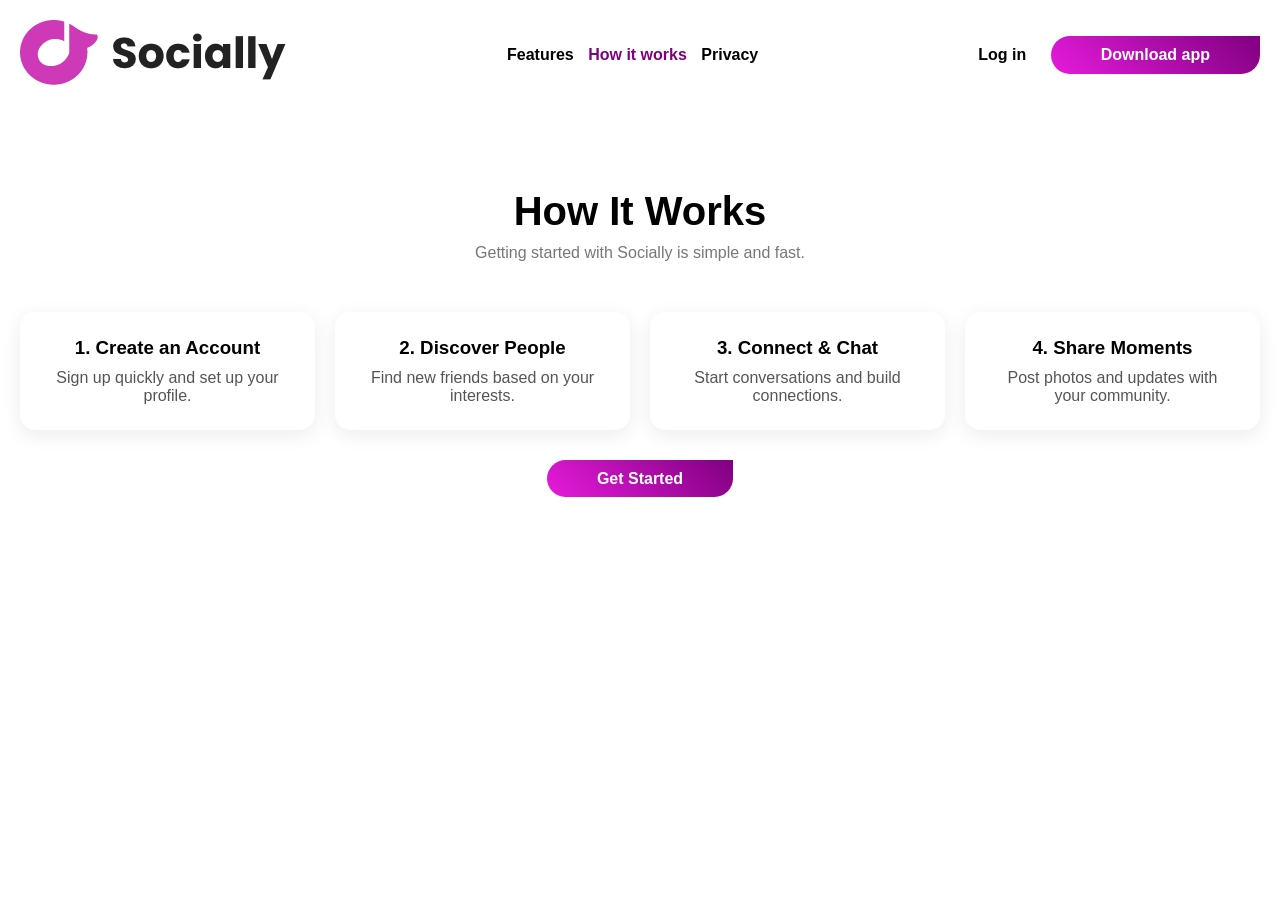
<file: pages/how-it-works.html>
<!DOCTYPE html>
<html lang="en">
<head>
    <meta charset="UTF-8">
    <meta name="viewport" content="width=device-width, initial-scale=1.0">
    <title>how-it-works</title>
    <link rel="stylesheet" href="../css/style.css">
</head>
<body>

        
        <nav class="navbar">
            
            <div class="container">
                <a href="" >
                    <img src="../images/logo.png" alt="logo" > 
                </a>
    
                <div class="links">
                    <a href="../index.html" >Features</a>
                    <a href="./how-it-works.html" class="active">How it works </a>
     
                    <a href="../pages/privacy.html">Privacy</a>
    
                </div>
                <div class="second_link">
                    <a href="">Log in</a>
                    <a href="" class="btn">Download app</a>
                </div>
            </div>

        </nav>

        <section class="how-it-works">
    <div class="container">
        <h1>How It Works</h1>
        <p class="subtitle">
            Getting started with Socially is simple and fast.
        </p>

        <div class="steps">
            <div class="step">
                <h3>1. Create an Account</h3>
                <p>Sign up quickly and set up your profile.</p>
            </div>

            <div class="step">
                <h3>2. Discover People</h3>
                <p>Find new friends based on your interests.</p>
            </div>

            <div class="step">
                <h3>3. Connect & Chat</h3>
                <p>Start conversations and build connections.</p>
            </div>

            <div class="step">
                <h3>4. Share Moments</h3>
                <p>Post photos and updates with your community.</p>
            </div>
        </div>

        <a href="../index.html" class="btn">Get Started</a>
    </div>
</section>
</file>
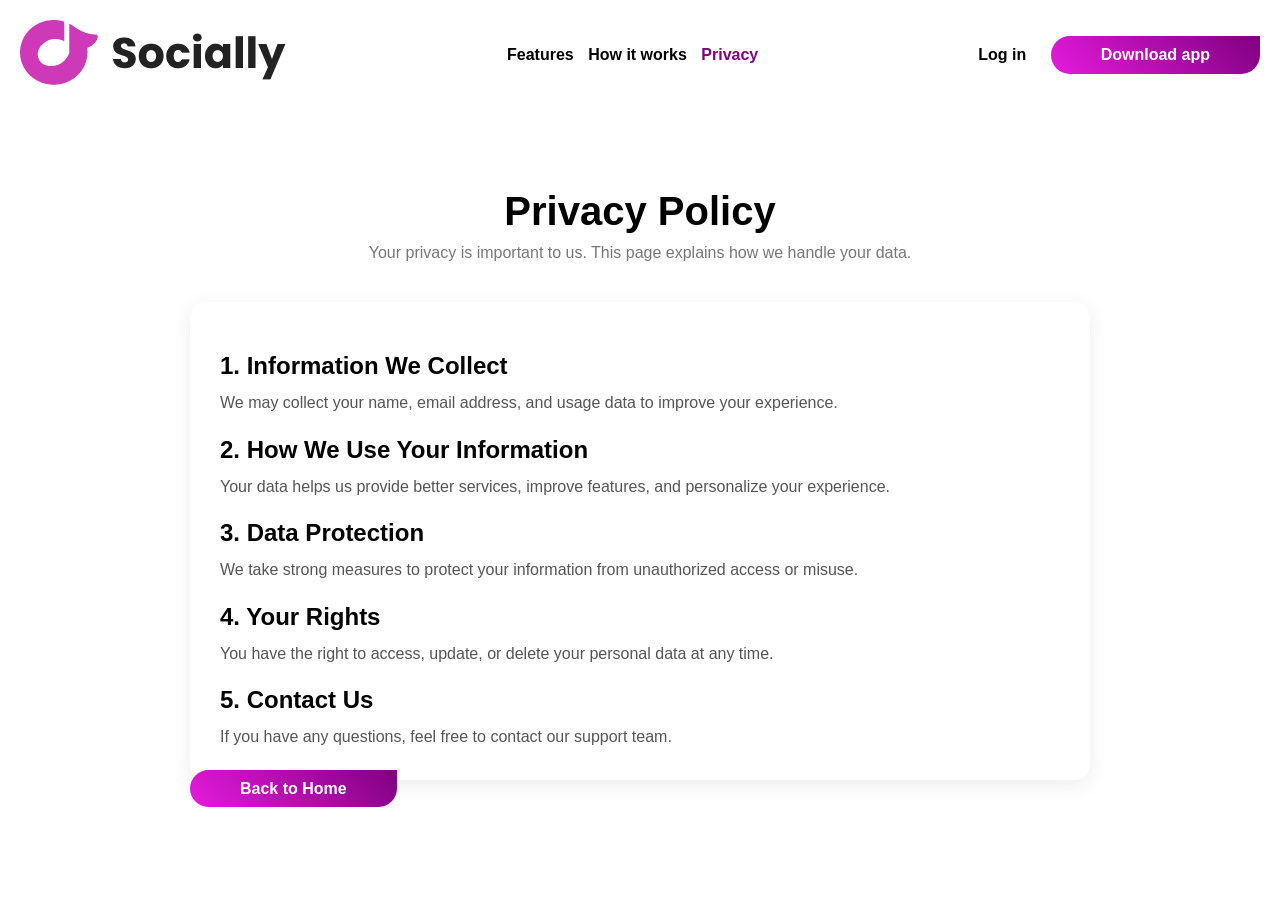
<file: pages/privacy.html>
<!DOCTYPE html>
<html lang="en">
<head>
    <meta charset="UTF-8">
    <meta name="viewport" content="width=device-width, initial-scale=1.0">
    <title>privacy</title>
    <link rel="stylesheet" href="../css/style.css">
</head>
<body>

        
        <nav class="navbar">
            
            <div class="container">
                <a href="" >
                    <img src="../images/logo.png" alt="logo" > 
                </a>
    
                <div class="links">
                    <a href="../index.html"  >Features</a>
                    <a href="../pages/how-it-works.html">How it works </a>
                    <a href="../index.html" class="active">Privacy</a>
    
                </div>
                <div class="second_link">
                    <a href="">Log in</a>
                    <a href="" class="btn">Download app</a>
                </div>
            </div>

        </nav>

        <section class="privacy">
    <div class="container">
        <h1>Privacy Policy</h1>
        <p class="subtitle">
            Your privacy is important to us. This page explains how we handle your data.
        </p>

        <div class="privacy-content">
            <h2>1. Information We Collect</h2>
            <p>We may collect your name, email address, and usage data to improve your experience.</p>

            <h2>2. How We Use Your Information</h2>
            <p>Your data helps us provide better services, improve features, and personalize your experience.</p>

            <h2>3. Data Protection</h2>
            <p>We take strong measures to protect your information from unauthorized access or misuse.</p>

            <h2>4. Your Rights</h2>
            <p>You have the right to access, update, or delete your personal data at any time.</p>

            <h2>5. Contact Us</h2>
            <p>If you have any questions, feel free to contact our support team.</p>
        </div>

        <a href="../index.html" class="btn">Back to Home</a>
    </div>
</section>
</file>
<file: css/style.css>
* {
  margin: 0;
  padding: 0;
  box-sizing: border-box;
  font-family: poppins, sans-serif;
  scroll-behavior: smooth;
}

a {
  text-decoration: none;
}

img {
  max-width: 100%;
}

.container {
  max-width: 1500px;
  margin: auto;
}

.btn {
    padding: 10px 50px;
    font-weight: bold;
    color:white;
    border-radius: 20px 0px 20px 20px;
    background: linear-gradient(45deg, rgb(230, 27, 219), purple);
}



.navbar {
  
  padding: 20px 20px;
}

.navbar .container {
  display: flex;
  justify-content: space-between;
  align-items: center;
}
.navbar a {
  display: inline-block;
  font-weight: bold;
}


.navbar .logo img {
  width: 150px;
}



.navbar .links a{
  color: black;
  padding: 0px 5px;
}


.navbar .second_link a:nth-child(1){
    color:black;
    padding-right:20px;
    
}

header{
    padding: 30px 20px 0 ;
    background: url(../images/back-image.png);
}
header .container{
    display:flex;
    justify-content: space-between;

}
.content-left{
   
    width: 60%;
    padding: 50px 20px 0px 0px;

}
.content-left h1{
    font-size: 90px;
    font-weight: bold;
    padding-bottom: 20px;

}
.content-left p{
  margin-bottom: 50px;
  font-size: 19px;
}
.content-right{
  
    width: 40%;

}
.navbar .links a.active{
  color: purple;
}

.how-it-works {
    text-align: center;
    padding: 80px 20px;
}

.how-it-works h1 {
    font-size: 40px;
    margin-bottom: 10px;
}

.how-it-works .subtitle {
    color: #777;
    margin-bottom: 50px;
}

.steps {
    display: grid;
    grid-template-columns: repeat(auto-fit, minmax(220px, 1fr));
    gap: 20px;
    margin-bottom: 40px;
}

.step {
    background: #fff;
    padding: 25px;
    border-radius: 15px;
    box-shadow: 0 5px 20px rgba(0,0,0,0.08);
    transition: 0.3s;
}

.step:hover {
    transform: translateY(-8px);
}

.step h3 {
    margin-bottom: 10px;
}

.step p {
    color: #555;
}


.privacy {
    padding: 80px 20px;
}

.privacy .container {
    max-width: 900px;
    margin: auto;
}

.privacy h1 {
    font-size: 40px;
    text-align: center;
    margin-bottom: 10px;
}

.privacy .subtitle {
    text-align: center;
    color: #777;
    margin-bottom: 40px;
}

.privacy-content {
    background: #fff;
    padding: 30px;
    border-radius: 15px;
    box-shadow: 0 5px 20px rgba(0,0,0,0.08);
}

.privacy-content h2 {
    margin-top: 20px;
    margin-bottom: 10px;
}

.privacy-content p {
    color: #555;
    line-height: 1.6;
}





@media (max-width: 768px) {

  .navbar .container {
    flex-direction: column;
    align-items: stretch; 
  }

  .navbar .links,
  .navbar .second_link {
    width: 100%;
  }

  .navbar .links a,
  .navbar .second_link a {
    display: block;      
    width: 100%;         
    padding: 12px;
    text-align: center;
    
  }

}
</file>
